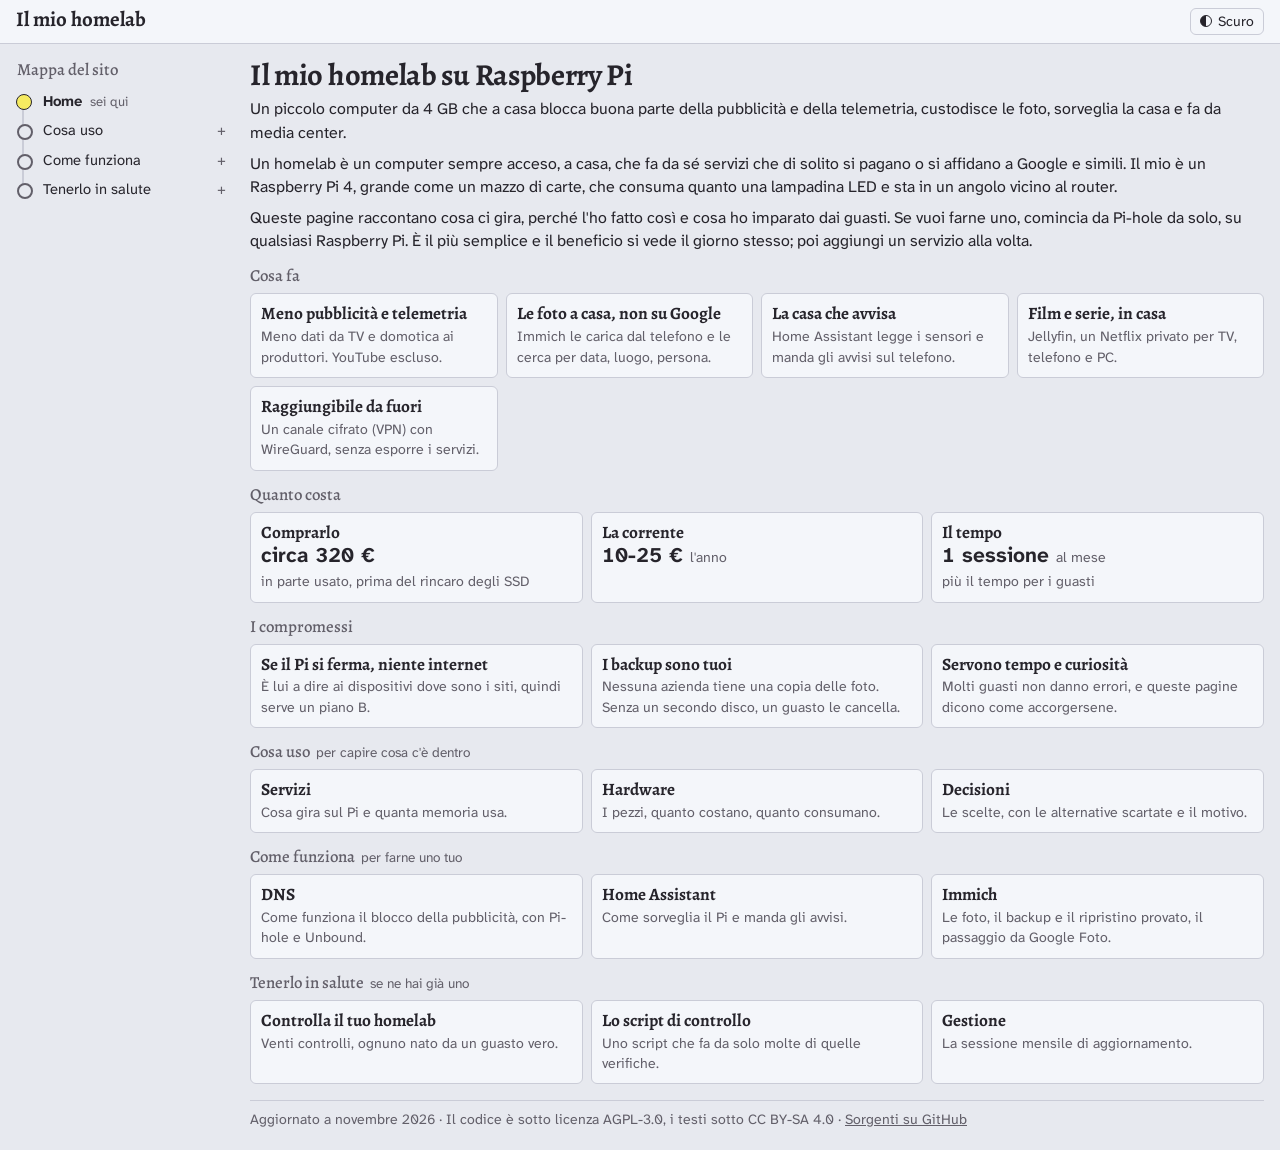
<file: index.html>
<!DOCTYPE html>
<html lang="it">
<head>
    <meta charset="UTF-8">
    <meta name="viewport" content="width=device-width, initial-scale=1.0">
    <meta name="robots" content="noindex">
    <meta name="referrer" content="no-referrer">
    <meta http-equiv="Content-Security-Policy" content="default-src 'self'; img-src 'self' data:; base-uri 'self'">
    <title>Il mio homelab su Raspberry Pi</title>
    <link rel="icon" href="data:,">
    <link rel="stylesheet" href="assets/caratteri/caratteri.css">
    <link rel="stylesheet" href="assets/stile-comune.css">
    <script src="assets/sito.js"></script>
</head>
<body>
<header class="barra">
    <a class="marchio" href="./">Il mio homelab</a>
    <span class="briciole"></span>
    <span class="controlli"><button type="button" class="btn tema" id="tema" aria-label="Passa al tema scuro"><i></i><span class="et">Scuro</span></button></span>
</header>
<div class="pagina">
    <nav id="mappa" aria-label="Mappa del sito"></nav>
    <main>
        <h1>Il mio homelab su Raspberry Pi</h1>
        <p>Un piccolo computer da 4 GB che a casa blocca buona parte della pubblicità e della telemetria, custodisce le foto,
        sorveglia la casa e fa da media center.</p>
        <p>Un homelab è un computer sempre acceso, a casa, che fa da sé servizi che di solito si
        pagano o si affidano a Google e simili. Il mio è un Raspberry Pi 4, grande come un mazzo di
        carte, che consuma quanto una lampadina LED e sta in un angolo vicino al router.</p>
        <p>Queste pagine raccontano cosa ci gira, perché l'ho fatto così e cosa ho imparato dai
        guasti. Se vuoi farne uno, comincia da Pi-hole da solo, su qualsiasi Raspberry Pi. È il più
        semplice e il beneficio si vede il giorno stesso; poi aggiungi un servizio alla volta.</p>

        <section class="fila">
            <h2>Cosa fa</h2>
            <div class="riquadri larghi">
                <a class="riquadro" href="pagina.html?doc=dns"><span class="r-titolo">Meno pubblicità e telemetria</span>
                    <span class="r-nota">Meno dati da TV e domotica ai produttori. YouTube escluso.</span></a>
                <a class="riquadro" href="pagina.html?doc=immich"><span class="r-titolo">Le foto a casa, non su Google</span>
                    <span class="r-nota">Immich le carica dal telefono e le cerca per data, luogo, persona.</span></a>
                <a class="riquadro" href="pagina.html?doc=home-assistant"><span class="r-titolo">La casa che avvisa</span>
                    <span class="r-nota">Home Assistant legge i sensori e manda gli avvisi sul telefono.</span></a>
                <a class="riquadro" href="pagina.html?doc=servizi"><span class="r-titolo">Film e serie, in casa</span>
                    <span class="r-nota">Jellyfin, un Netflix privato per TV, telefono e PC.</span></a>
                <a class="riquadro" href="pagina.html?doc=servizi"><span class="r-titolo">Raggiungibile da fuori</span>
                    <span class="r-nota">Un canale cifrato (VPN) con WireGuard, senza esporre i servizi.</span></a>
            </div>
        </section>

        <section class="fila">
            <h2>Quanto costa</h2>
            <div class="riquadri">
                <a class="riquadro" href="pagina.html?doc=hardware"><span class="r-titolo">Comprarlo</span>
                    <span class="r-riga"><span class="r-num">circa 320 €</span></span>
                    <span class="r-nota">in parte usato, prima del rincaro degli SSD</span></a>
                <a class="riquadro" href="pagina.html?doc=hardware"><span class="r-titolo">La corrente</span>
                    <span class="r-riga"><span class="r-num">10-25 € <small>l'anno</small></span></span></a>
                <a class="riquadro" href="pagina.html?doc=gestione"><span class="r-titolo">Il tempo</span>
                    <span class="r-riga"><span class="r-num">1 sessione <small>al mese</small></span></span>
                    <span class="r-nota">più il tempo per i guasti</span></a>
            </div>
        </section>

        <section class="fila">
            <h2>I compromessi</h2>
            <div class="riquadri larghi">
                <a class="riquadro" href="pagina.html?doc=controlla#voce-2"><span class="r-titolo">Se il Pi si ferma, niente internet</span>
                    <span class="r-nota">È lui a dire ai dispositivi dove sono i siti, quindi serve un piano B.</span></a>
                <a class="riquadro" href="pagina.html?doc=controlla#voce-20"><span class="r-titolo">I backup sono tuoi</span>
                    <span class="r-nota">Nessuna azienda tiene una copia delle foto. Senza un secondo disco, un guasto le cancella.</span></a>
                <a class="riquadro" href="pagina.html?doc=controlla"><span class="r-titolo">Servono tempo e curiosità</span>
                    <span class="r-nota">Molti guasti non danno errori, e queste pagine dicono come accorgersene.</span></a>
            </div>
        </section>

        <section class="fila">
            <h2>Cosa uso<small>per capire cosa c'è dentro</small></h2>
            <div class="riquadri larghi">
                <a class="riquadro" href="pagina.html?doc=servizi"><span class="r-titolo">Servizi</span>
                    <span class="r-nota">Cosa gira sul Pi e quanta memoria usa.</span></a>
                <a class="riquadro" href="pagina.html?doc=hardware"><span class="r-titolo">Hardware</span>
                    <span class="r-nota">I pezzi, quanto costano, quanto consumano.</span></a>
                <a class="riquadro" href="pagina.html?doc=decisioni"><span class="r-titolo">Decisioni</span>
                    <span class="r-nota">Le scelte, con le alternative scartate e il motivo.</span></a>
            </div>
        </section>

        <section class="fila">
            <h2>Come funziona<small>per farne uno tuo</small></h2>
            <div class="riquadri larghi">
                <a class="riquadro" href="pagina.html?doc=dns"><span class="r-titolo">DNS</span>
                    <span class="r-nota">Come funziona il blocco della pubblicità, con Pi-hole e Unbound.</span></a>
                <a class="riquadro" href="pagina.html?doc=home-assistant"><span class="r-titolo">Home Assistant</span>
                    <span class="r-nota">Come sorveglia il Pi e manda gli avvisi.</span></a>
                <a class="riquadro" href="pagina.html?doc=immich"><span class="r-titolo">Immich</span>
                    <span class="r-nota">Le foto, il backup e il ripristino provato, il passaggio da Google Foto.</span></a>
            </div>
        </section>

        <section class="fila">
            <h2>Tenerlo in salute<small>se ne hai già uno</small></h2>
            <div class="riquadri larghi">
                <a class="riquadro" href="pagina.html?doc=controlla"><span class="r-titolo">Controlla il tuo homelab</span>
                    <span class="r-nota">Venti controlli, ognuno nato da un guasto vero.</span></a>
                <a class="riquadro" href="pagina.html?doc=diagnostica"><span class="r-titolo">Lo script di controllo</span>
                    <span class="r-nota">Uno script che fa da solo molte di quelle verifiche.</span></a>
                <a class="riquadro" href="pagina.html?doc=gestione"><span class="r-titolo">Gestione</span>
                    <span class="r-nota">La sessione mensile di aggiornamento.</span></a>
            </div>
        </section>

        <footer class="piede">Aggiornato a novembre 2026 · Il codice è sotto licenza AGPL-3.0, i
            testi sotto CC BY-SA 4.0 · <a href="https://github.com/AlbGri/raspi-homelab">Sorgenti su GitHub</a></footer>
    </main>
</div>
<button type="button" class="btn fab" id="apri-mappa">Mappa</button>
</body>
</html>
</file>
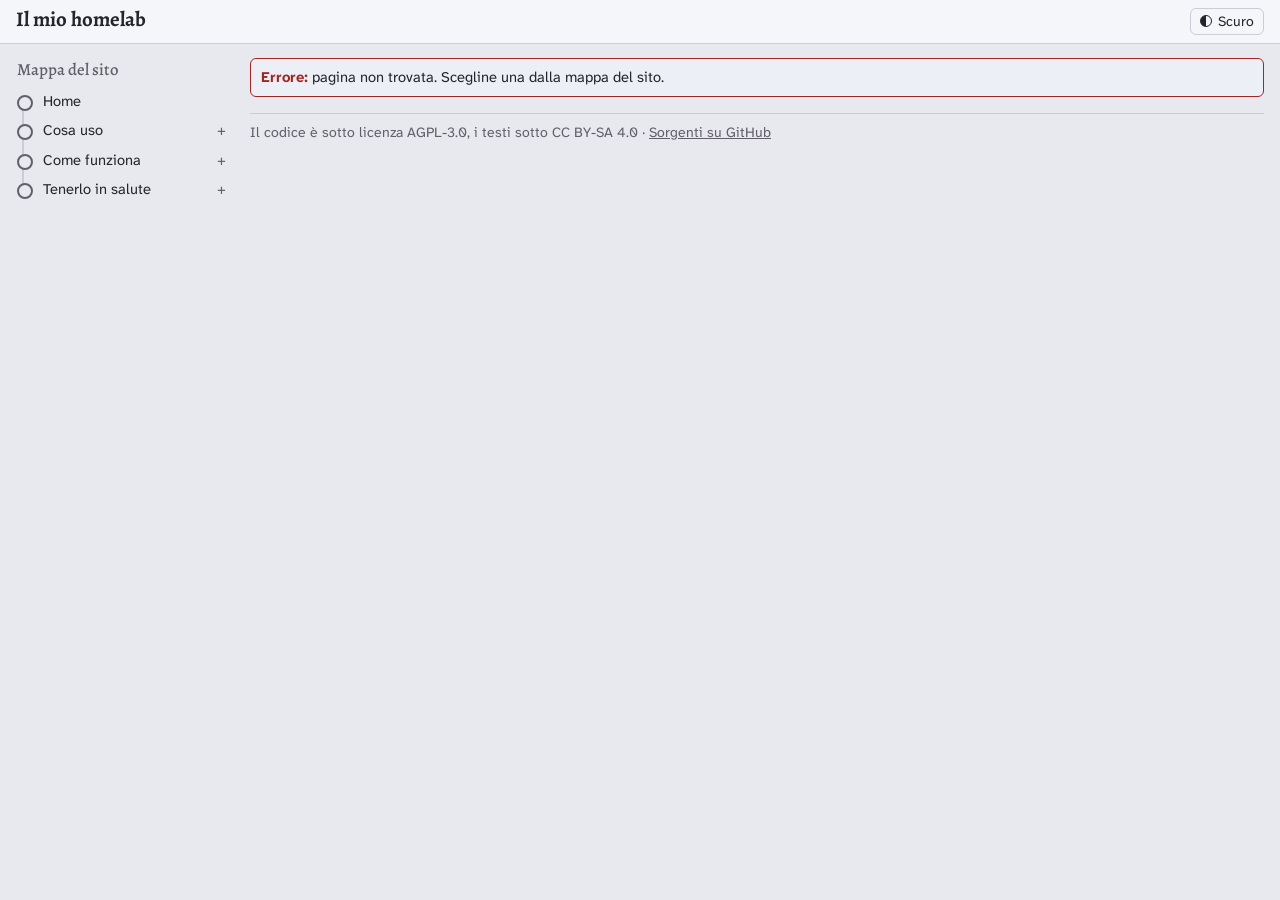
<file: pagina.html>
<!DOCTYPE html>
<html lang="it">
<head>
    <meta charset="UTF-8">
    <meta name="viewport" content="width=device-width, initial-scale=1.0">
    <meta name="robots" content="noindex">
    <meta name="referrer" content="no-referrer">
    <meta http-equiv="Content-Security-Policy" content="default-src 'self'; img-src 'self' data:; base-uri 'self'">
    <title>Il mio homelab su Raspberry Pi</title>
    <link rel="icon" href="data:,">
    <link rel="stylesheet" href="assets/caratteri/caratteri.css">
    <link rel="stylesheet" href="assets/stile-comune.css">
    <script src="assets/sito.js"></script>
    <!-- marked a versione fissa, servito dal sito: per aggiornarlo si sostituisce la cartella -->
    <script src="vendor/marked-15.0.12/marked.min.js" defer></script>
    <script src="assets/pagina.js" defer></script>
</head>
<body>
<header class="barra">
    <a class="marchio" href="./">Il mio homelab</a>
    <span class="briciole"></span>
    <span class="controlli"><button type="button" class="btn tema" id="tema" aria-label="Passa al tema scuro"><i></i><span class="et">Scuro</span></button></span>
</header>
<div class="pagina">
    <nav id="mappa" aria-label="Mappa del sito"></nav>
    <main>
        <article id="documento" class="documento">
            <noscript><p class="avviso"><b>Questa pagina ha bisogno di JavaScript.</b> I testi si
            leggono anche su <a href="https://github.com/AlbGri/raspi-homelab/tree/main/docs">GitHub</a>.</p></noscript>
            <p>Caricamento…</p>
        </article>
        <footer class="piede">Il codice è sotto licenza AGPL-3.0, i testi sotto CC BY-SA 4.0 ·
            <a href="https://github.com/AlbGri/raspi-homelab">Sorgenti su GitHub</a></footer>
    </main>
</div>
<button type="button" class="btn fab" id="apri-mappa">Mappa</button>
</body>
</html>
</file>
<file: assets/caratteri/caratteri.css>
/* Caratteri dello stile comune AlbGri: si copia insieme a stile-comune.css e si collega prima di esso.
   File variabili: un woff2 copre tutti i pesi (Alegreya 400-900, Atkinson Hyperlegible Next 200-800).
   Licenze: OFL-*.txt in questa cartella. */

@font-face {
  font-family: Alegreya;
  font-weight: 500 700;
  font-display: swap;
  src: url('alegreya-latin.woff2') format('woff2');
  unicode-range: U+0000-00FF, U+0131, U+0152-0153, U+02BB-02BC, U+02C6, U+02DA, U+02DC, U+0304, U+0308, U+0329, U+2000-206F, U+20AC, U+2122, U+2191, U+2193, U+2212, U+2215, U+FEFF, U+FFFD;
}

@font-face {
  font-family: Alegreya;
  font-weight: 500 700;
  font-display: swap;
  src: url('alegreya-latin-ext.woff2') format('woff2');
  unicode-range: U+0100-02BA, U+02BD-02C5, U+02C7-02CC, U+02CE-02D7, U+02DD-02FF, U+0304, U+0308, U+0329, U+1D00-1DBF, U+1E00-1E9F, U+1EF2-1EFF, U+2020, U+20A0-20AB, U+20AD-20C4, U+2113, U+2C60-2C7F, U+A720-A7FF;
}

@font-face {
  font-family: 'Atkinson Hyperlegible Next';
  font-weight: 400 700;
  font-display: swap;
  src: url('atkinson-next-latin.woff2') format('woff2');
  unicode-range: U+0000-00FF, U+0131, U+0152-0153, U+02BB-02BC, U+02C6, U+02DA, U+02DC, U+0304, U+0308, U+0329, U+2000-206F, U+20AC, U+2122, U+2191, U+2193, U+2212, U+2215, U+FEFF, U+FFFD;
}

@font-face {
  font-family: 'Atkinson Hyperlegible Next';
  font-weight: 400 700;
  font-display: swap;
  src: url('atkinson-next-latin-ext.woff2') format('woff2');
  unicode-range: U+0100-02BA, U+02BD-02C5, U+02C7-02CC, U+02CE-02D7, U+02DD-02FF, U+0304, U+0308, U+0329, U+1D00-1DBF, U+1E00-1E9F, U+1EF2-1EFF, U+2020, U+20A0-20AB, U+20AD-20C4, U+2113, U+2C60-2C7F, U+A720-A7FF;
}
</file>
<file: assets/stile-comune.css>
/* Stile comune AlbGri - versione 2026-11-21.3
   Regole e motivi: progetto albgri-stile
   Questo file si copia nei progetti: le modifiche si fanno nell'originale e poi si ricopia.
   Caratteri: cartella caratteri/ accanto a questo file, da copiare insieme; caratteri.css va collegato prima. */

/* ---- Variabili ---- */
:root {
  color-scheme: light;
  --serif: Alegreya, Palatino, Georgia, serif;
  --sans: "Atkinson Hyperlegible Next", "Segoe UI", Roboto, sans-serif;
  --mono: ui-monospace, "Cascadia Mono", Consolas, monospace;
  --bg: #e7e9ef; --surface: #f4f6fa; --surface-2: #edeff6; --ink: #26242b; --muted: #625f69; --line: #caccd7;
  --accent: #f6eb61; --on-accent: #26242b; --pericolo: #a12623;
  /* Sul chiaro il giallo non si legge come testo: il segno e' l'inchiostro e l'accento un tratto di evidenziatore */
  --segno: var(--ink); --sottolinea: none; --evidenzia: linear-gradient(transparent 58%, var(--accent) 58%);
  /* Serie dei grafici, in ordine fisso: blu petrolio, ruggine, viola, verde bosco, prugna, turchese, ocra, mattone */
  --s1: #1d85b0; --s2: #c06325; --s3: #5e3d9e; --s4: #317a45; --s5: #912e6e; --s6: #009f98; --s7: #9d6d1c; --s8: #843b3e;
  --dato: var(--s1);
  /* Scale delle mappe: --seq1 e' il valore basso; --div1 il piu' sotto lo zero (blu), --div4 lo zero, --div7 il piu' sopra (ruggine) */
  --seq1: #d2edfc; --seq2: #8fcae9; --seq3: #45a4d0; --seq4: #097ca6; --seq5: #015473;
  --div1: #026083; --div2: #3294c0; --div3: #90c6e3; --div4: #e4e6ec; --div5: #e4b196; --div6: #be7449; --div7: #814622;
  --nessun-dato: repeating-linear-gradient(45deg, var(--line) 0 2px, var(--surface) 2px 6px);
}
/* Scuro per scelta salvata (data-tema) oppure, senza scelta, secondo il sistema: i due blocchi restano uguali */
:root[data-tema="scuro"] {
  color-scheme: dark;
  --bg: #19171c; --surface: #232025; --surface-2: #2b282e; --ink: #e7e7ee; --muted: #a6a5af; --line: #3f3b44;
  --on-accent: #19171c; --segno: var(--accent); --sottolinea: underline; --evidenzia: none; --pericolo: #f2897e;
  --s1: #2f98c6; --s2: #d07843; --s3: #805fca; --s4: #56a76a; --s5: #b54481; --s6: #00aaa3; --s7: #b28c32; --s8: #b04d59;
  --seq1: #1e3c4b; --seq2: #215c78; --seq3: #2a81a8; --seq4: #4caad7; --seq5: #98d4f3;
  --div1: #8eceef; --div2: #3d9eca; --div3: #1e6c8d; --div4: #383a41; --div5: #8c5331; --div6: #c87d52; --div7: #efb696;
}
@media (prefers-color-scheme: dark) {
  :root:not([data-tema="chiaro"]) {
    color-scheme: dark;
    --bg: #19171c; --surface: #232025; --surface-2: #2b282e; --ink: #e7e7ee; --muted: #a6a5af; --line: #3f3b44;
    --on-accent: #19171c; --segno: var(--accent); --sottolinea: underline; --evidenzia: none; --pericolo: #f2897e;
    --s1: #2f98c6; --s2: #d07843; --s3: #805fca; --s4: #56a76a; --s5: #b54481; --s6: #00aaa3; --s7: #b28c32; --s8: #b04d59;
    --seq1: #1e3c4b; --seq2: #215c78; --seq3: #2a81a8; --seq4: #4caad7; --seq5: #98d4f3;
    --div1: #8eceef; --div2: #3d9eca; --div3: #1e6c8d; --div4: #383a41; --div5: #8c5331; --div6: #c87d52; --div7: #efb696;
  }
}

/* ---- Base ---- */
* { box-sizing: border-box; }
/* il salto a un'ancora non deve finire sotto la barra fissa: altezza della barra piu' un margine */
html { scroll-padding-top: 60px; }
body { margin: 0; background: var(--bg); color: var(--ink); font: 16px/1.45 var(--sans); }
:focus-visible { outline: 3px solid var(--segno); outline-offset: 2px; }
p { margin: 0 0 8px; }
input[type="checkbox"], input[type="radio"] { accent-color: var(--ink); }
.tenue { color: var(--muted); }
a.rimando { color: var(--segno); font-weight: 700; text-decoration: var(--sottolinea); text-underline-offset: 2px; background-image: var(--evidenzia); }
pre { margin: 0 0 10px; padding: 8px 10px; overflow-x: auto; background: var(--surface); border: 1px solid var(--line); border-radius: 6px;
  font: 14px/1.4 var(--mono); }
code { font-family: var(--mono); font-size: .9em; }
pre code { font-size: inherit; }
/* codice in linea: --surface sul fondo (con --surface-2 non si vede), il fondo dentro una superficie */
:not(pre) > code { padding: .1em .3em; background: var(--surface); border-radius: 4px; overflow-wrap: anywhere; }
.scheda :not(pre) > code, .finestra :not(pre) > code { background: var(--bg); }

/* ---- Guscio: barra, mappa, pagina ---- */
.barra { position: sticky; top: 0; z-index: 5; display: flex; flex-wrap: wrap; align-items: baseline; gap: 2px 14px; padding: 8px 16px;
  background: var(--surface); border-bottom: 1px solid var(--line); }
.marchio { font: 700 1.3rem/1.1 var(--serif); color: inherit; text-decoration: none; }
.briciole, .aggiornato { font-size: .9rem; color: var(--muted); }
.briciole a { color: inherit; }
.aggiornato { margin-left: auto; }
/* ripetizione nel piede di cio' che sul telefono sparisce dalla barra (la data) */
.solo-telefono { display: none; }

.pagina { display: grid; grid-template-columns: 216px minmax(0, 1fr); gap: 0 18px; align-items: start; padding: 14px 16px 20px; }

/* Mappa "voi siete qui": una linea con le fermate, il ramo corrente aperto */
#mappa { position: sticky; top: 58px; max-height: calc(100vh - 70px); overflow: auto; padding-left: 1px; font-size: .92rem; }
/* padding-left: overflow taglia il pallino "sei qui" (left: -1px); sul telefono lo sostituisce il padding sotto */
#mappa h2 { font: 500 1.05rem var(--serif); color: var(--muted); margin: 0 0 6px; }
#mappa ul { list-style: none; margin: 0; padding: 0; }
#mappa li { position: relative; padding-left: 20px; }
#mappa li::before { content: ""; position: absolute; left: 5px; top: 0; bottom: 0; width: 2px; background: var(--line); }
#mappa > ul > li:first-child::before { top: 14px; }
#mappa li:last-child::before { bottom: auto; height: 14px; }
#mappa a, #mappa summary { display: block; padding: 4px 6px; border-radius: 4px; color: inherit; text-decoration: none; cursor: pointer; list-style: none; }
#mappa summary::-webkit-details-marker { display: none; }
#mappa a:hover, #mappa summary:hover { background: var(--surface-2); }
#mappa a::before, #mappa summary::before { content: ""; position: absolute; left: 0; top: 8px; width: 12px; height: 12px; border-radius: 50%;
  background: var(--bg); border: 2px solid var(--muted); }
#mappa li li a::before { left: 2px; top: 10px; width: 8px; height: 8px; }
#mappa summary::after { content: "+"; float: right; color: var(--muted); }
#mappa details[open] > summary::after { content: "\2212"; }
#mappa a[aria-current] { font-weight: 700; }
/* "sei qui" sempre col pallino grande, a ogni livello: in quello piccolo il giallo non si vedeva */
#mappa a[aria-current]::before { left: -1px; top: 7px; width: 14px; height: 14px; background: var(--accent); border: 1.5px solid var(--segno); }
#mappa a[aria-current]::after { content: "sei qui"; margin-left: 8px; font-weight: 400; font-size: .82rem; color: var(--muted); }
.btn.fab { display: none; }

/* ---- Contenuto: titoli, pulsanti, sezioni ripiegate ---- */
main { min-width: 0; }
h1 { font: 700 1.9rem/1.1 var(--serif); letter-spacing: -.01em; margin: 0 0 6px; }
/* titoli di sezione ovunque; fila, scheda, mappa e finestra hanno i loro */
h2 { font: 700 1.35rem/1.2 var(--serif); margin: 22px 0 6px; }
h3 { font: 700 1.1rem/1.25 var(--serif); margin: 16px 0 4px; }
/* il titolo raggiunto da un link e' "dove sei": lo stesso tratto del titolo di un riquadro */
:is(h2, h3):target { text-decoration: underline 3px var(--accent); text-underline-offset: 3px; }
.testata { display: flex; flex-wrap: wrap; gap: 6px 20px; align-items: center; justify-content: space-between; margin-bottom: 6px; }
.testata h1 { margin: 0; }

.btn { display: inline-block; border: 1px solid var(--line); background: var(--surface); color: var(--ink); border-radius: 6px; padding: 6px 12px;
  font: .92rem/1.2 var(--sans); text-decoration: none; cursor: pointer; }
.btn:hover:not(:disabled) { border-color: var(--muted); }
.btn[aria-pressed="true"] { position: relative; background: var(--surface-2); border-color: var(--ink); }
/* disattivato: si vede che c'e' ma non risponde, anche il giallo */
.btn:disabled { opacity: .35; cursor: default; }
.btn.primario { background: var(--accent); border-color: var(--segno); color: var(--on-accent); font-weight: 700; }
.segmenti { display: inline-flex; }
.segmenti .btn { border-radius: 0; margin-left: -1px; }
.segmenti .btn:first-child { border-radius: 6px 0 0 6px; margin-left: 0; }
.segmenti .btn:last-child { border-radius: 0 6px 6px 0; }

details.piega { border-top: 1px solid var(--line); }
details.piega summary { padding: 6px 0; font-weight: 700; cursor: pointer; }
details.piega > :not(summary) { margin: 0 0 10px; }

/* ---- Riquadri ---- */
/* File di riquadri: griglia fitta sul computer, fila da scorrere col dito sul telefono */
.fila { margin: 12px 0 0; }
.fila > h2 { font: 500 1.05rem var(--serif); color: var(--muted); margin: 0 0 6px; }
.fila > h2 small { font: .85rem var(--sans); margin-left: 6px; }
/* auto-fit: le colonne arrivano al bordo destro; l'ultima riga puo' restare corta */
.riquadri { display: grid; grid-template-columns: repeat(auto-fit, minmax(134px, 1fr)); gap: 8px; }
/* riquadri di solo testo: piu' larghi, per stare su due o tre righe */
.riquadri.larghi { grid-template-columns: repeat(auto-fit, minmax(210px, 1fr)); }
.riquadro { display: flex; flex-direction: column; gap: 2px; padding: 9px 10px 10px;
  background: var(--surface); border: 1px solid var(--line); border-radius: 6px; color: inherit; text-decoration: none; }
.riquadro:hover { border-color: var(--ink); }
.riquadro:hover .r-titolo, .riquadro:focus-visible .r-titolo { text-decoration: underline 3px var(--accent); text-underline-offset: 3px; }
.r-titolo { font: 700 1.08rem/1.2 var(--serif); }
.r-riga { display: flex; flex-wrap: wrap; align-items: baseline; justify-content: space-between; gap: 0 8px; }
.r-num { font-size: 1.3rem; font-weight: 700; line-height: 1.2; font-variant-numeric: tabular-nums; }
.r-num small { font-size: .88rem; font-weight: 400; color: var(--muted); }
.r-nota { font-size: .88rem; color: var(--muted); }
/* la riga descrittiva sta in due righe: il resto si legge nella pagina */
.riquadro > .r-nota { display: -webkit-box; -webkit-box-orient: vertical; -webkit-line-clamp: 2; overflow: hidden; }
.scintilla { width: 100%; height: 24px; margin-top: auto; overflow: visible; }
.scintilla path { fill: none; stroke: var(--dato); stroke-width: 1.5; stroke-linejoin: round; vector-effect: non-scaling-stroke; }
.scintilla .fine { stroke-width: 5; stroke-linecap: round; }

/* ---- Pagina di contenuto: grafico, numeri, tabella ---- */
.storia { display: grid; grid-template-columns: minmax(0, 1fr) 300px; gap: 12px 22px; align-items: start; }
.scheda { background: var(--surface); border: 1px solid var(--line); border-radius: 6px; padding: 10px 12px; }
.scheda h2 { font: 700 1rem var(--sans); margin: 0 0 4px; }
.grafico { position: relative; margin-top: 6px; }
/* solo l'SVG figlio diretto: quello di una libreria (Plotly) sta piu' in basso e ha i suoi stili */
.grafico > svg { display: block; width: 100%; touch-action: pan-y; }
.grafico > svg text { font: 12.5px var(--sans); fill: var(--muted); }
.grafico > svg text.valore { fill: var(--ink); font-weight: 700; }
.g-banda { fill: var(--surface-2); }
.g-griglia { stroke: var(--line); }
.g-mirino { stroke: var(--muted); }
.g-linea { fill: none; stroke: var(--dato); stroke-width: 2; stroke-linejoin: round; }
.g-punto { fill: var(--dato); stroke: var(--surface); stroke-width: 2; }
.punta { position: absolute; padding: 3px 8px; background: var(--surface); border: 1px solid var(--ink); border-radius: 4px; font-size: .88rem;
  white-space: nowrap; pointer-events: none; }
.numeri { margin: 0 0 10px; }
.numeri div { display: flex; justify-content: space-between; gap: 12px; padding: 5px 0; border-bottom: 1px solid var(--line); }
.numeri dt { color: var(--muted); }
.numeri dd { margin: 0; font-weight: 700; font-variant-numeric: tabular-nums; }
.tabella { width: 100%; border-collapse: collapse; font-variant-numeric: tabular-nums; }
.tabella th, .tabella td { padding: 3px 0; border-bottom: 1px solid var(--line); text-align: right; }
.tabella th:first-child, .tabella td:first-child { text-align: left; }
/* senza spazio due colonne di numeri allineati a destra si toccano */
.tabella :is(th, td) + :is(th, td) { padding-left: 14px; }
.tabella thead th { font-size: .88rem; color: var(--muted); vertical-align: bottom; border-bottom-color: var(--muted); }
/* il giallo su centinaia di righe sarebbe rumore: link del colore del testo, sottolineato */
.tabella a { color: inherit; text-underline-offset: 2px; }

/* ---- Testi lunghi: documenti e guide dentro .documento ---- */
.documento ul, .documento ol { margin: 0 0 8px; padding-left: 22px; }
.documento li { margin-bottom: 2px; }
.documento li > p { margin-bottom: 4px; }
/* tabelle di testo: solo filetti orizzontali, a sinistra; larghe, scorrono di lato. Quelle di numeri restano .tabella */
.documento table:not(.tabella) { display: block; max-width: 100%; overflow-x: auto; margin: 0 0 10px; border-collapse: collapse; }
.documento table:not(.tabella) :is(th, td) { padding: 4px 14px 4px 0; border-bottom: 1px solid var(--line); text-align: left; vertical-align: top; }
.documento table:not(.tabella) th { border-bottom-color: var(--muted); }

/* ---- Piede ---- */
.piede { margin-top: 16px; padding-top: 8px; border-top: 1px solid var(--line); font-size: .88rem; color: var(--muted); }
.piede a { color: inherit; }

/* ---- Controlli comuni: lingua, tema ---- */
.controlli { display: flex; gap: 6px; align-items: center; margin-left: auto; }
.aggiornato + .controlli { margin-left: 0; }
.controlli .btn { padding: 4px 9px; font-size: .88rem; white-space: nowrap; }
.lingua svg { width: 18px; height: 12px; margin-right: 5px; vertical-align: -1px; outline: 1px solid var(--line); }
.tema i { display: inline-block; width: 12px; height: 12px; margin-right: 6px; vertical-align: -1px; border: 1.5px solid var(--ink); border-radius: 50%;
  background: linear-gradient(90deg, var(--ink) 50%, transparent 50%); }

/* ---- Componenti d'applicazione: campi, finestre, avvisi, pericolo, messaggi, icone ---- */
/* 16 px nei campi: sotto quella misura iPhone ingrandisce la pagina al tocco */
.campo { width: 100%; padding: 7px 9px; background: var(--surface); color: var(--ink); border: 1px solid var(--line); border-radius: 6px; font: 16px/1.3 var(--sans); }
.campo:hover { border-color: var(--muted); }
.campo:focus-visible { border-color: var(--ink); }
.campo::placeholder { color: var(--muted); }
textarea.campo.codice { font: 14px/1.4 var(--mono); }
/* dentro una superficie il campo prende il colore della pagina, per staccarsi */
.finestra .campo, .scheda .campo, .giorno .campo { background: var(--bg); }
.etichetta { display: block; margin: 0 0 3px; font-size: .9rem; font-weight: 700; }
dialog.finestra { width: min(92vw, 36rem); padding: 14px 16px; background: var(--surface); color: var(--ink); border: 1px solid var(--ink); border-radius: 6px; }
dialog.finestra::backdrop { background: rgb(25 23 28 / .5); }
dialog.finestra h2 { font: 700 1.25rem/1.2 var(--serif); margin: 0 0 8px; }
/* azioni a destra, la principale per ultima */
.azioni { display: flex; flex-wrap: wrap; gap: 8px; justify-content: flex-end; margin-top: 12px; }
/* avvisi senza striscia colorata: un riquadro, e per l'errore la parola in testa */
.avviso { padding: 8px 10px; background: var(--surface-2); border: 1px solid var(--line); border-radius: 6px; font-size: .92rem; }
.avviso.errore { border-color: var(--pericolo); }
.avviso.errore b { color: var(--pericolo); }
.btn.pericolo { color: var(--pericolo); }
.btn.pericolo:hover:not(:disabled) { border-color: var(--pericolo); }
.btn.pericolo.pieno { background: var(--pericolo); border-color: var(--pericolo); color: var(--surface); font-weight: 700; }
/* messaggio a colori invertiti: deve leggersi anche sopra una mappa */
.toast { position: fixed; left: 50%; bottom: 16px; z-index: 30; transform: translateX(-50%); display: flex; gap: 12px; align-items: center;
  max-width: min(92vw, 30rem); padding: 8px 8px 8px 14px; background: var(--ink); color: var(--bg); border-radius: 6px; font-size: .95rem; }
.toast[hidden] { display: none; }
.toast .btn { padding: 4px 10px; }
.btn.icona { display: inline-grid; place-items: center; flex: none; width: 32px; height: 32px; padding: 0; }
.btn.icona svg { width: 16px; height: 16px; fill: none; stroke: currentColor; stroke-width: 1.5; stroke-linecap: round; stroke-linejoin: round; }
@media (pointer: coarse) { .btn.icona { width: 44px; height: 44px; } }

/* ---- Telefono ---- */
@media (max-width: 760px) {
  /* marchio e controlli sulla prima riga, briciole sulla seconda: la barra ha un'altezza prevedibile */
  .briciole { order: 1; flex-basis: 100%; }
  .briciole:empty { display: none; }
  html { scroll-padding-top: 90px; }
  .pagina { grid-template-columns: minmax(0, 1fr); padding: 10px 12px 60px; }
  .aggiornato { display: none; }
  .solo-telefono { display: inline; }
  .aggiornato + .controlli { margin-left: auto; }
  h1 { font-size: 1.55rem; }
  #mappa { position: fixed; inset: auto 0 0 0; top: auto; z-index: 20; max-height: 72vh; padding: 12px 16px 70px; background: var(--surface);
    border-top: 2px solid var(--ink); border-radius: 12px 12px 0 0; visibility: hidden; }
  .mappa-aperta #mappa { visibility: visible; }
  /* "Mappa" non e' giallo (il giallo pieno e' "cosa fare"): porta il pallino "sei qui" della mappa */
  .btn.fab { display: block; position: fixed; right: 14px; bottom: 14px; z-index: 21; padding: 8px 13px; border-radius: 999px; border-color: var(--ink);
    font-size: .9rem; font-weight: 700; }
  .btn.fab::before { content: ""; display: inline-block; width: 11px; height: 11px; margin-right: 6px; vertical-align: -1px; border-radius: 50%;
    background: var(--accent); border: 1.5px solid var(--segno); }
  .mappa-aperta .btn.fab::before { display: none; }
  .riquadri { display: flex; overflow-x: auto; scroll-snap-type: x proximity; margin: 0 -12px; padding: 0 12px 6px; scrollbar-width: thin; scrollbar-color: var(--line) transparent; }
  .riquadro { flex: 0 0 46%; scroll-snap-align: start; scroll-margin-left: 12px; }
  .storia { grid-template-columns: minmax(0, 1fr); }
  .tabella :is(th, td) + :is(th, td) { padding-left: 8px; }
  .riquadri.larghi .riquadro { flex-basis: 72%; }
  .toast { bottom: 58px; }
  /* sul telefono i controlli restano nella barra, senza le scritte */
  .controlli .et { display: none; }
  .lingua svg, .tema i { margin-right: 0; }
}
</file>
